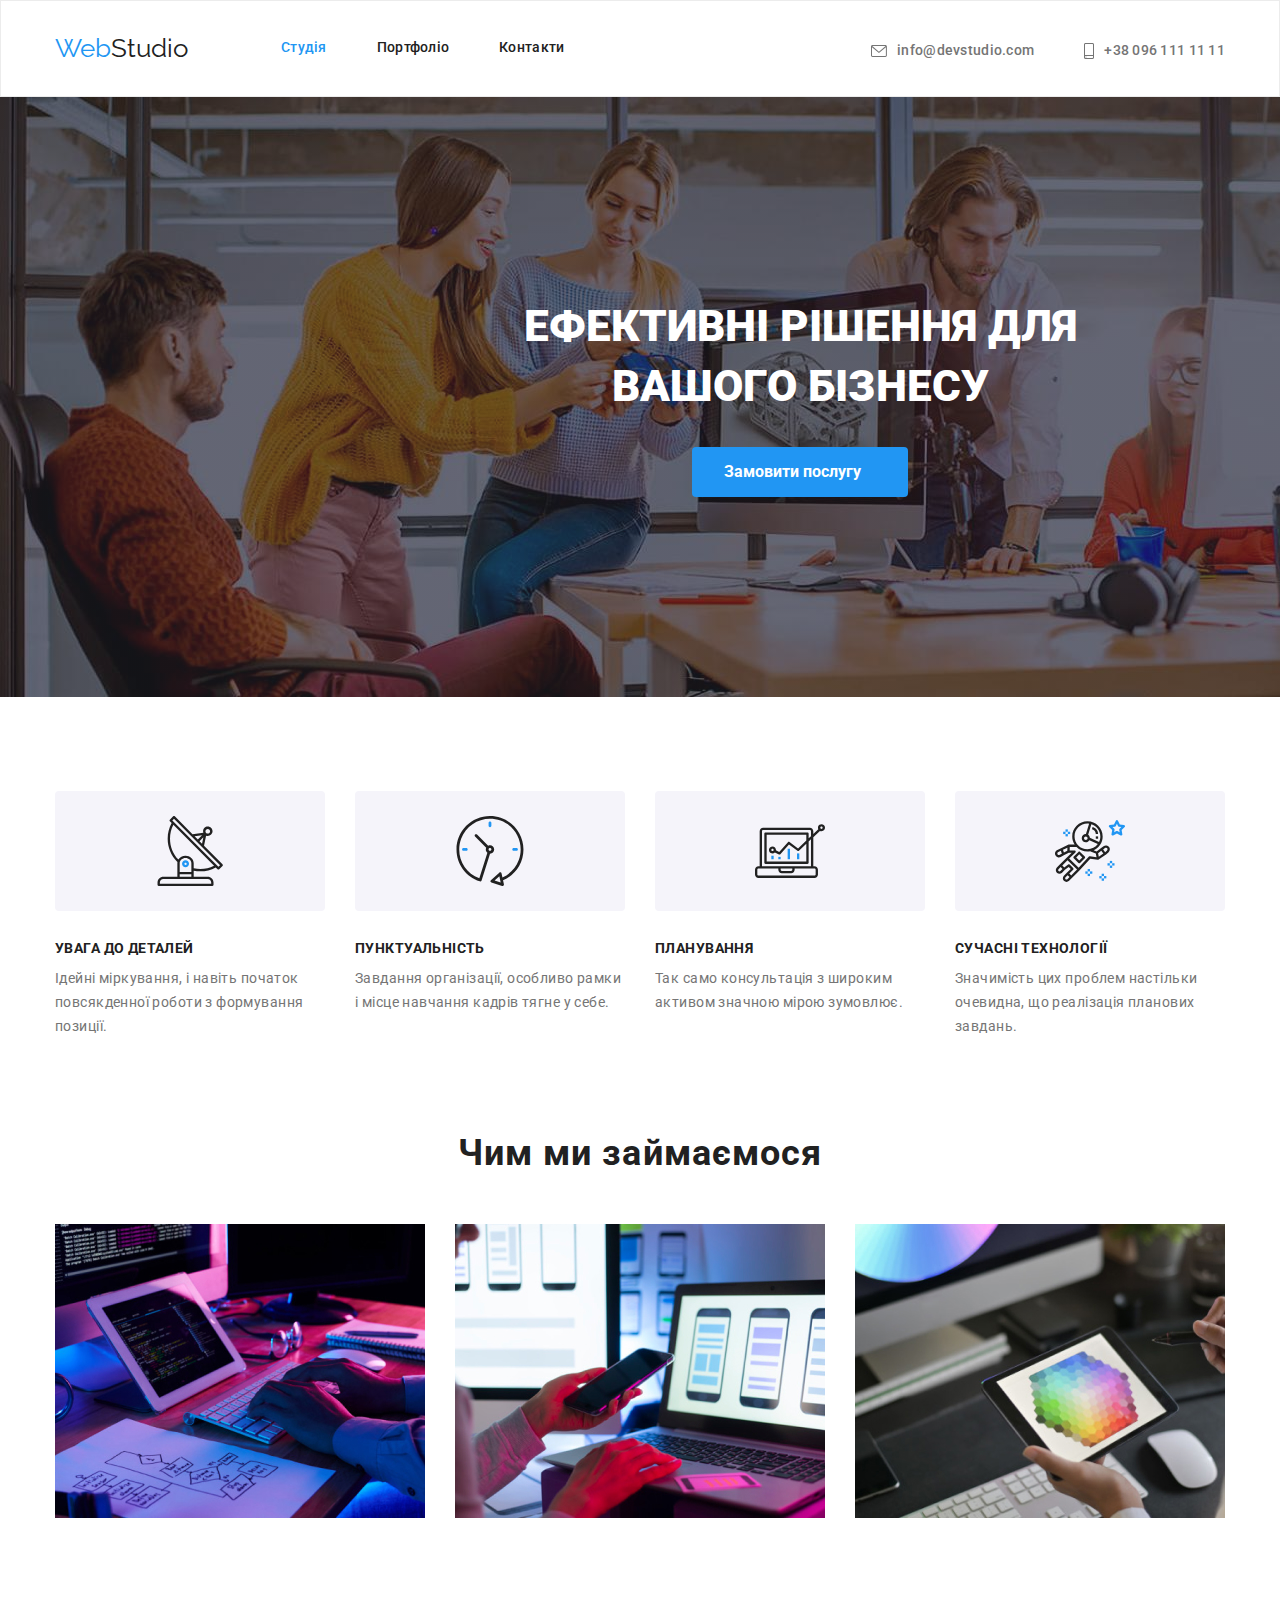
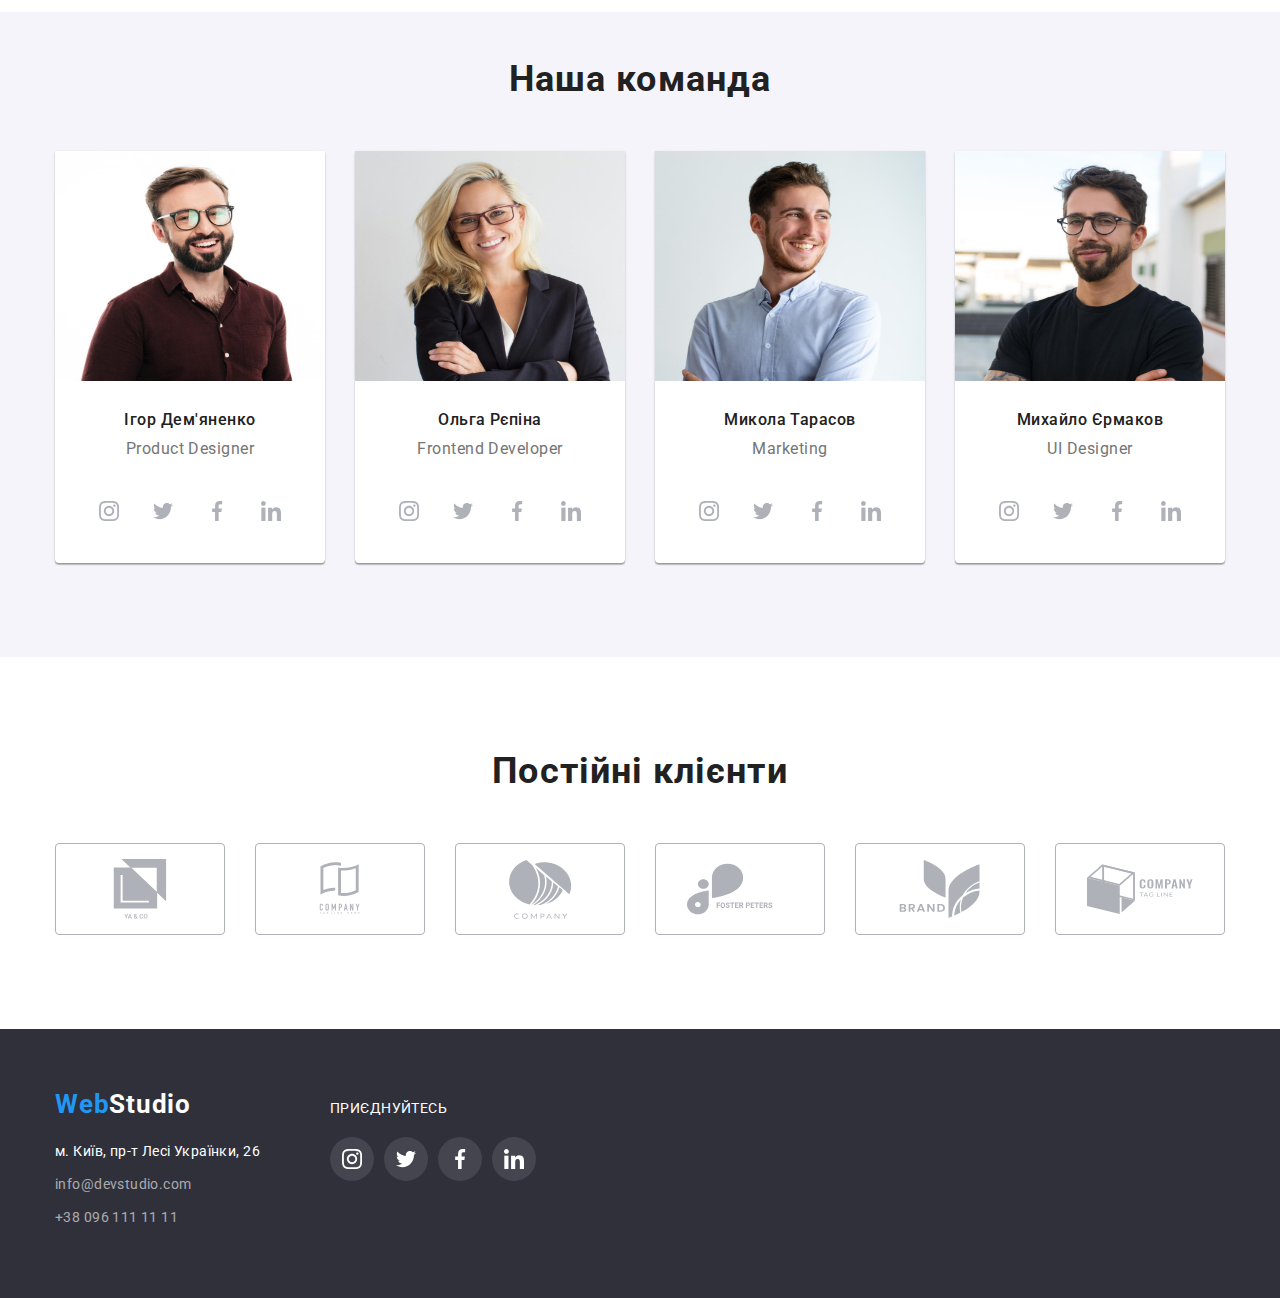
<file: index.html>
<!DOCTYPE html>
<html lang="uk">

<head>
    <meta charset="UTF-8">
    <meta http-equiv="X-UA-Compatible" content="IE=edge">
    <meta name="viewport" content="width=device-width, initial-scale=1.0">
    <title>Document</title>
    <link rel="preconnect" href="https://fonts.googleapis.com">
    <link rel="preconnect" href="https://fonts.gstatic.com" crossorigin>
    <link
        href="https://fonts.googleapis.com/css2?family=Montserrat:wght@400;700&family=Raleway:wght@700&family=Roboto:wght@400;500;700;900&display=swap"
        rel="stylesheet">
    <link rel="stylesheet" href="https://cdn.jsdelivr.net/npm/modern-normalize@1.1.0/modern-normalize.min.css">
    <link rel="stylesheet" href="./css/styles.css">
</head>

<body class="body">
    <header class="page-header">
        <div class="container page-header-container">
            <nav class="page-navigation">
                <a href="./index.html" class="logo cursor"><span class="web">Web</span><span
                        class="studio">Studio</span></a>
                <ul class="site-nav list">
                    <li><a href="" class="active">Студія</a></li>
                    <li><a href="./portfolio.html" class="nav-text">Портфоліо</a></li>
                    <li><a href="" class="nav-text">Контакти</a></li>
                </ul>
            </nav>
            
            <ul class="page-header-contact list">
                <li><a class="mail-header" href="mailto:info@devstudio.com">
                    <svg class="header-mail-icon" width="16" height="12">
                        <use href="./img/icons.svg#icon-envelope"></use>
                    </svg>
                    info@devstudio.com</a></li>
                <li><a class="tel-header" href="tel:+380961111111">
                    <svg class="header-tel-icon" width="10" height="16">
                        <use href="./img/icons.svg#icon-smartphone"></use>
                    </svg>
                    +38 096 111 11 11</a></li>
            </ul>
        </div>
    </header>

    <main>
    <!--Герой-->
        <section class="hero">
            <div class="container">
                <h1 class="hero-title">ЕФЕКТИВНІ РІШЕННЯ ДЛЯ ВАШОГО БІЗНЕСУ</h1>
                <button type="button" class="button-primery cursor">Замовити послугу</button>
            </div>
        </section>

    <!--Наші переваги, опис-->
        <section class="our-power section">
            <div class="container">
                <!--Прихований заголовок наші переваги-->
        <h2 hidden>Наші переваги</h2>
        <ul class="our-power-list list">
        <li class="our-power-item">
            <div class="our-power-icon-box"> <!--додати флекс та джистіфай і елайн зі значенням центр-->
                <svg class="our-power-icon-svg" width="70" height="70">
                    <use href="./img/icons.svg#icon-antenna"></use>
                </svg>
            </div>
        <h3 class="our-power-title">УВАГА ДО ДЕТАЛЕЙ</h3>
        <p class="our-power-text">Ідейні міркування, і навіть початок повсякденної роботи з формування позиції.</p>
        </li>

                    <li class="our-power-item">
                        <div class="our-power-icon-box">
                            <svg class="our-power-icon-svg" width="70" height="70">
                                <use href="./img/icons.svg#icon-clock"></use>
                            </svg>
                        </div>
                        <h3 class="our-power-title">ПУНКТУАЛЬНІСТЬ</h3>
                        <p class="our-power-text">Завдання організації, особливо рамки і місце навчання кадрів тягне у
                            себе.</p>
                    </li>

                    <li class="our-power-item">
                        <div class="our-power-icon-box">
                            <svg class="our-power-icon-svg" width="70" height="70">
                                <use href="./img/icons.svg#icon-diagram"></use>
                            </svg>
                        </div>
                        <h3 class="our-power-title">ПЛАНУВАННЯ</h3>
                        <p class="our-power-text">Так само консультація з широким активом значною мірою зумовлює.</p>
                    </li>

                    <li class="our-power-item">
                        <div class="our-power-icon-box">
                            <svg class="our-power-icon-svg" width="70" height="70">
                                <use href="./img/icons.svg#icon-astronaut"></use>
                            </svg>
                        </div>
                        <h3 class="our-power-title">СУЧАСНІ ТЕХНОЛОГІЇ</h3>
                        <p class="our-power-text">Значимість цих проблем настільки очевидна, що реалізація планових
                            завдань.</p>
                    </li>
                </ul>
            </div>
        </section>

        <!--Чим ми займаємося-->
        <section class="whot-we-do section ">
            <div class="container">
                <h2 class="whot-we-do-title">Чим ми займаємося</h2>
                <ul class="whot-we-do-list list">
                    <li class="whot-we-do-item">
                        <img src="./img/img-comp.jpg" alt="working-his-desk-office" width="370">
                    </li>
                    <li class="whot-we-do-item">
                        <img src="./img/img-mobil.jpg" alt="working-interface-mobile-phones" width="370">
                    </li>
                    <li class="whot-we-do-item">
                        <img src="./img/img-tab.jpg" alt="colour-selection-graphic-tablet" width="370">
                    </li>
                </ul>
            </div>
        </section>

    <!--Наша команда-->
        <section class="our-team section ">
            <div class="container">
                <h2 class="our-team-title">Наша команда</h2>
                <ul class="our-team-list list">
                    <li class="our-team-item">
                        <div class="our-team-border">
                            <img class="our-team-photo" src="./img/ighorD.jpg" alt="Ігор Дем'яненко" width="270"
                                height="260">
                            <h3 class="our-team-name">Ігор Дем'яненко</h3>
                            <p class="our-team-text">Product Designer</p>

        <ul class="socisl-list list">
        <li class="social-list-item">
        <a href="#" class="social-list-link">
            <svg class="social-list-icon" width="20" height="20">
                <use href="./img/icons.svg#icon-instagram"></use>
            </svg>
        </a>
        </li>

        <li class="social-list-item">
            <a href="#" class="social-list-link">
                <svg class="social-list-icon" width="20" height="20">
                    <use href="./img/icons.svg#icon-twitter"></use>
                </svg>
            </a>
            </li>

            <li class="social-list-item">
                <a href="#" class="social-list-link">
                    <svg class="social-list-icon" width="20" height="20">
                        <use href="./img/icons.svg#icon-facebook"></use>
                    </svg>
                </a>
            </li>
                <li class="social-list-item">
                    <a href="#" class="social-list-link">
                        <svg class="social-list-icon" width="20" height="20">
                            <use href="./img/icons.svg#icon-linkedin"></use>
                        </svg>
                    </a>
                         </li>
                            </ul>
                        </div>
                    </li>

                    <li class="our-team-item">
                        <div class="our-team-border">
                            <img class="our-team-photo" src="./img/olgaR.jpg" alt="Ольга Рєпіна" width="270"
                                height="260">
                            <h3 class="our-team-name">Ольга Рєпіна</h3>
                            <p class="our-team-text">Frontend Developer</p>
                            <ul class="socisl-list list">
                                <li class="social-list-item">
                                    <a href="#" class="social-list-link">
                                        <svg class="social-list-icon" width="20" height="20">
                                            <use href="./img/icons.svg#icon-instagram"></use>
                                        </svg>
                                    </a>
                                </li>
                            
                                <li class="social-list-item">
                                    <a href="#" class="social-list-link">
                                        <svg class="social-list-icon" width="20" height="20">
                                            <use href="./img/icons.svg#icon-twitter"></use>
                                        </svg>
                                    </a>
                                </li>
                            
                                <li class="social-list-item">
                                    <a href="#" class="social-list-link">
                                        <svg class="social-list-icon" width="20" height="20">
                                            <use href="./img/icons.svg#icon-facebook"></use>
                                        </svg>
                                    </a>
                                </li>
                                <li class="social-list-item">
                                    <a href="#" class="social-list-link">
                                        <svg class="social-list-icon" width="20" height="20">
                                            <use href="./img/icons.svg#icon-linkedin"></use>
                                        </svg>
                                    </a>
                                </li>
                            </ul>
                        </div>
                    </li>

                    <li class="our-team-item">
                        <div class="our-team-border">
                            <img class="our-team-photo" src="./img/mykolaT.jpg" alt="Микола Тарасов" width="270"
                                height="260">
                            <h3 class="our-team-name">Микола Тарасов</h3>
                            <p class="our-team-text">Marketing</p>
                            <ul class="socisl-list list">
                                <li class="social-list-item">
                                    <a href="#" class="social-list-link">
                                        <svg class="social-list-icon" width="20" height="20">
                                            <use href="./img/icons.svg#icon-instagram"></use>
                                        </svg>
                                    </a>
                                </li>
                            
                                <li class="social-list-item">
                                    <a href="#" class="social-list-link">
                                        <svg class="social-list-icon" width="20" height="20">
                                            <use href="./img/icons.svg#icon-twitter"></use>
                                        </svg>
                                    </a>
                                </li>
                            
                                <li class="social-list-item">
                                    <a href="#" class="social-list-link">
                                        <svg class="social-list-icon" width="20" height="20">
                                            <use href="./img/icons.svg#icon-facebook"></use>
                                        </svg>
                                    </a>
                                </li>
                                <li class="social-list-item">
                                    <a href="#" class="social-list-link">
                                        <svg class="social-list-icon" width="20" height="20">
                                            <use href="./img/icons.svg#icon-linkedin"></use>
                                        </svg>
                                    </a>
                                </li>
                            </ul>
                        </div>
                    </li>

                    <li class="our-team-item">
                        <div class="our-team-border">
                            <img class="our-team-photo" src="./img/mykhayloE.jpg" alt="Михайло Єрмаков" width="270"
                                height="260">
                            <h3 class="our-team-name">Михайло Єрмаков</h3>
                            <p class="our-team-text">UI Designer</p>
                            <ul class="socisl-list list">
                                <li class="social-list-item">
                                    <a href="#" class="social-list-link">
                                        <svg class="social-list-icon" width="20" height="20">
                                            <use href="./img/icons.svg#icon-instagram"></use>
                                        </svg>
                                    </a>
                                </li>
                            
                                <li class="social-list-item">
                                    <a href="#" class="social-list-link">
                                        <svg class="social-list-icon" width="20" height="20">
                                            <use href="./img/icons.svg#icon-twitter"></use>
                                        </svg>
                                    </a>
                                </li>
                            
                                <li class="social-list-item">
                                    <a href="#" class="social-list-link">
                                        <svg class="social-list-icon" width="20" height="20">
                                            <use href="./img/icons.svg#icon-facebook"></use>
                                        </svg>
                                    </a>
                                </li>
                                <li class="social-list-item">
                                    <a href="#" class="social-list-link">
                                        <svg class="social-list-icon" width="20" height="20">
                                            <use href="./img/icons.svg#icon-linkedin"></use>
                                        </svg>
                                    </a>
                                </li>
                            </ul></div>
                    </li>
                </ul>
            </div>
        </section>

    <!-- Постійні клієнти -->
<section class="our-client section ">
    <div class="container our-client-container">
        <h2 class="client-title">Постійні клієнти</h2>
        <ul class="client-list list">

<li class="client-list-link">

        <a href="#" class="client-link">
            <svg class="client-icon" width="106" height="60">
                <use href="./img/icons.svg#icon-company-one"></use>
            </svg>
        </a>
    
</li>

<li class="client-list-link">
  
        <a href="#" class="client-link">
            <svg class="client-icon" width="106" height="60">
                <use href="./img/icons.svg#icon-company-two"></use>
            </svg>
        </a>
   
</li>

<li class="client-list-link">
    
    <a href="#" class="client-link">
        <svg class="client-icon" width="106" height="60">
            <use href="./img/icons.svg#icon-company-three"></use>
        </svg>
    </a>
    
</li>

<li class="client-list-link">
    
    <a href="#" class="client-link">
        <svg class="client-icon" width="106" height="60">
            <use href="./img/icons.svg#icon-company-four"></use>
        </svg>
    </a>
    
</li>

<li class="client-list-link">
    
    <a href="#" class="client-link">
        <svg class="client-icon" width="106" height="60">
            <use href="./img/icons.svg#icon-company-five"></use>
        </svg>
    </a>
    
</li>

<li class="client-list-link">

    <a href="#" class="client-link">
        <svg class="client-icon" width="106" height="60">
            <use href="./img/icons.svg#icon-company-six"></use>
        </svg>
    </a>
   
</li>

</ul>

    </div>
</section>
</main>


    <footer class="footer">
        <div class="footer-space container">
            <div class="footer-container">
            <a href="./index.html" class="logo-footer"><span class="web-footer">Web</span><span
                    class="studio-footer">Studio</span></a>
            <address class="address">
                <ul class="list">
                    <li class="address-space"><a href="map" target="_blank" rel="noopener noreferrer"
                            class="white-address">м. Київ, пр-т Лесі
                            Українки, 26</a></li>
                    <li class="address-space"><a href="mailto:info@devstudio.com"
                            class="white-cont">info@devstudio.com</a></li>
                    <li class="address-space"><a href="tel:+380961111111" class="white-cont">+38 096 111 11 11</a></li>
                </ul>
            </address>
        </div>

        <div class="footer-social-list-icon">
            <h2 class="footer-social-list-title">ПРИЄДНУЙТЕСЬ</h2>
            <ul class="socisl-list list">
                <li class="social-list-item">
                    <a href="#" class="footer-social-list-link">
                        <svg class="footer-social-icon" width="20" height="20">
                            <use href="./img/icons.svg#icon-instagram"></use>
                        </svg>
                    </a>
                </li>
            
                <li class="social-list-item">
                    <a href="#" class="footer-social-list-link">
                        <svg class="footer-social-icon" width="20" height="20">
                            <use href="./img/icons.svg#icon-twitter"></use>
                        </svg>
                    </a>
                </li>
            
                <li class="social-list-item">
                    <a href="#" class="footer-social-list-link">
                        <svg class="footer-social-icon" width="20" height="20">
                            <use href="./img/icons.svg#icon-facebook"></use>
                        </svg>
                    </a>
                </li>
                <li class="social-list-item">
                    <a href="#" class="footer-social-list-link">
                        <svg class="footer-social-icon" width="20" height="20">
                            <use href="./img/icons.svg#icon-linkedin"></use>
                        </svg>
                    </a>
                </li>
            </ul>
        </div>
        </div>
    </footer>
</body>

</html>
</file>
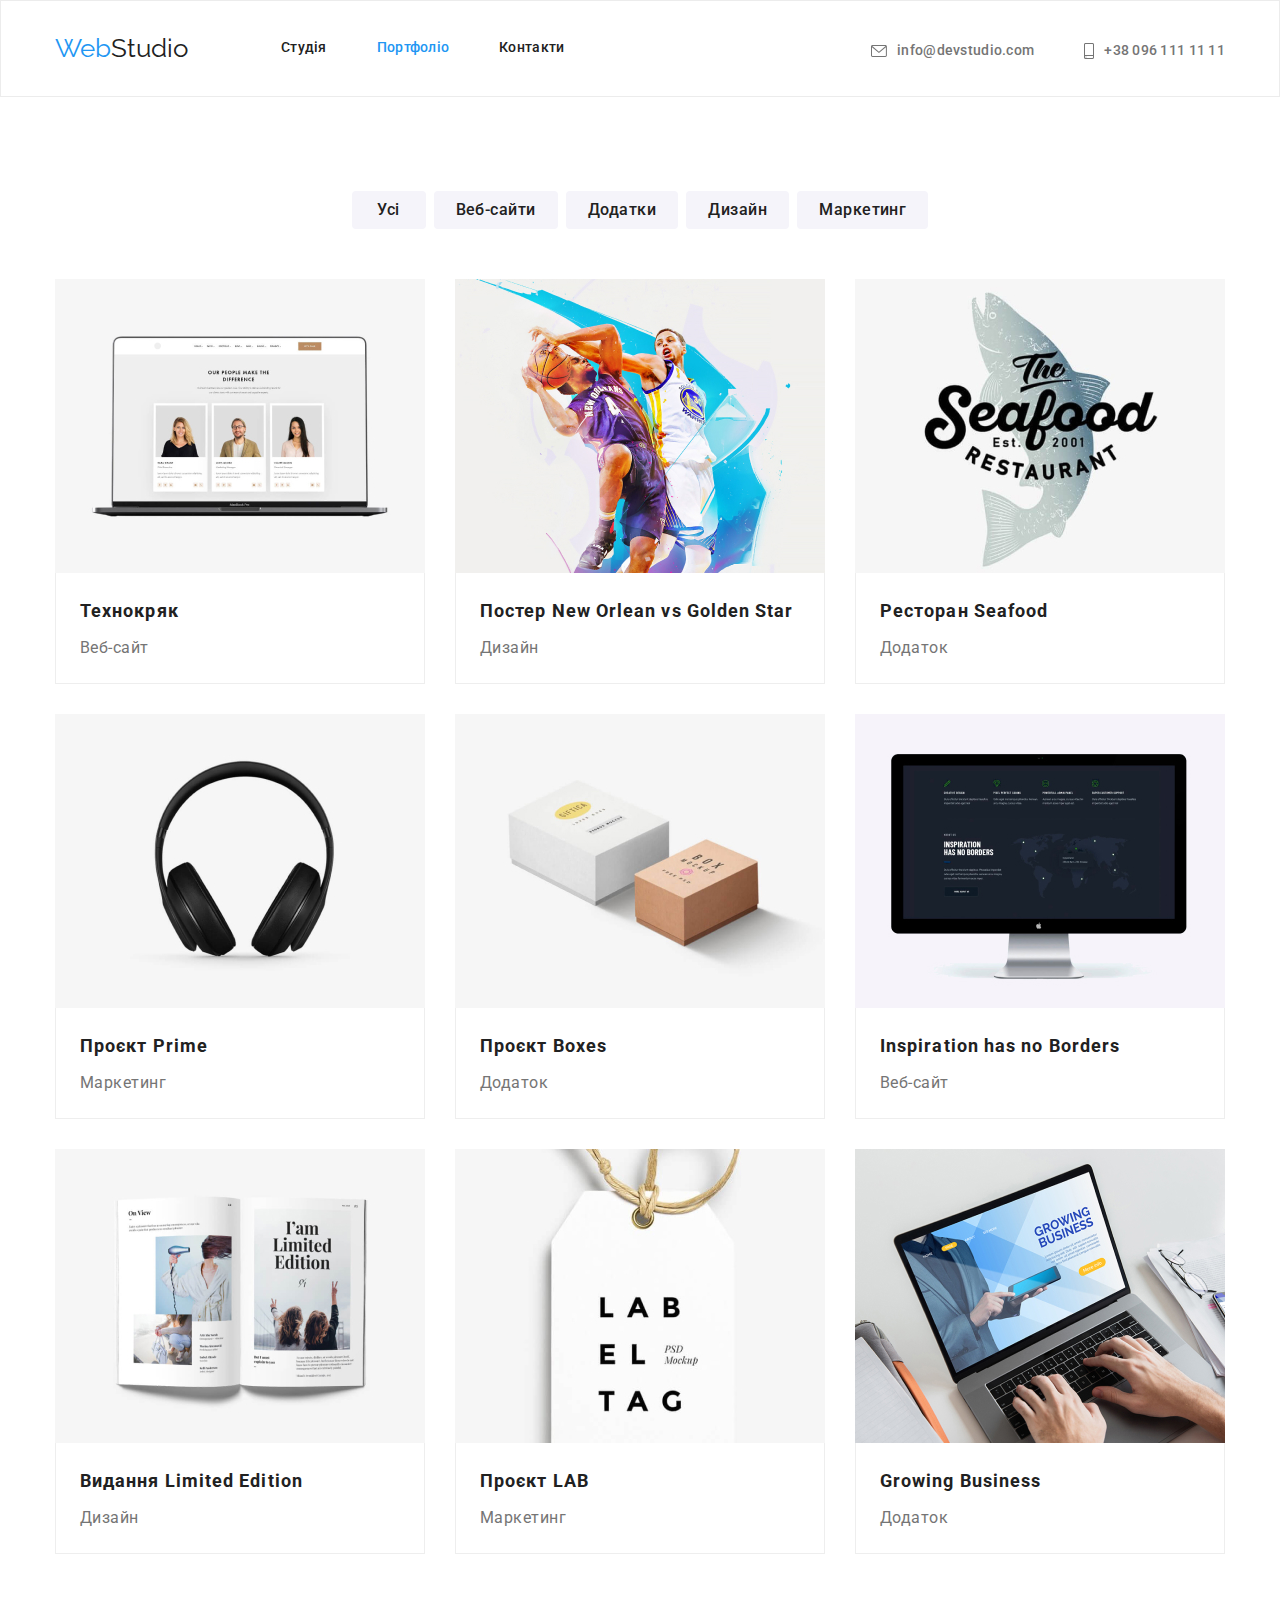
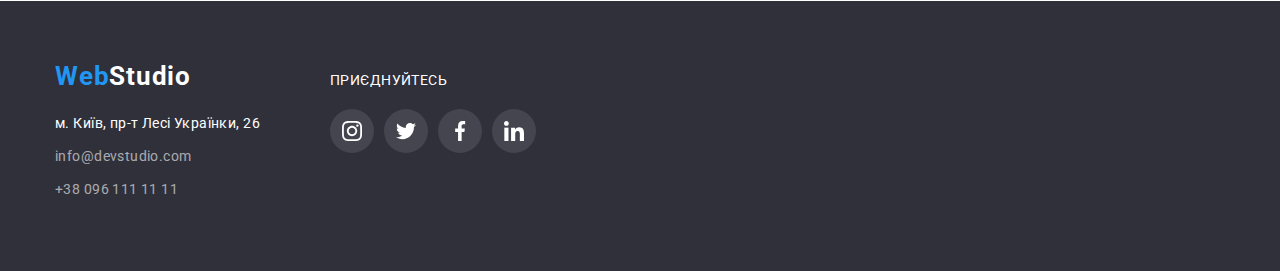
<file: portfolio.html>
<!DOCTYPE html>
<html lang="uk">

<head>
    <meta charset="UTF-8">
    <meta http-equiv="X-UA-Compatible" content="IE=edge">
    <meta name="viewport" content="width=device-width, initial-scale=1.0">
    <title>Document</title>
    <link rel="preconnect" href="https://fonts.googleapis.com">
    <link rel="preconnect" href="https://fonts.gstatic.com" crossorigin>
    <link
        href="https://fonts.googleapis.com/css2?family=Montserrat:wght@400;700&family=Raleway:wght@700&family=Roboto:wght@400;500;700;900&display=swap"
        rel="stylesheet">
    <link rel="stylesheet" href="https://cdn.jsdelivr.net/npm/modern-normalize@1.1.0/modern-normalize.min.css">
    <link rel="stylesheet" href="./css/styles.css">
</head>

<body class="body">
    <header class="page-header">
        <div class="container page-header-container">
            <nav class="page-navigation">
                <a href="./index.html" class="logo cursor"><span class="web">Web</span><span
                        class="studio">Studio</span></a>
                <ul class="site-nav list">
                    <li><a href="./index.html" class="nav-text">Студія</a></li>
                    <li><a href="./portfolio.html" class="active">Портфоліо</a></li>
                    <li><a href="" class="nav-text">Контакти</a></li>
                </ul>
            </nav>
            <ul class="page-header-contact list">
                <li><a class="mail-header" href="mailto:info@devstudio.com">
                        <svg class="header-mail-icon" width="16" height="12">
                            <use href="./img/icons.svg#icon-envelope"></use>
                        </svg>
                        info@devstudio.com</a></li>
                <li><a class="tel-header" href="tel:+380961111111">
                        <svg class="header-tel-icon" width="10" height="16">
                            <use href="./img/icons.svg#icon-smartphone"></use>
                        </svg>
                        +38 096 111 11 11</a></li>
            </ul>
        </div>
    </header>

    <main>
        <!--Фільтри-->
        <section class="section filter">
            <div class="container">
                <!--Прихований заголовок роботи-->
                <h1 hidden>--Фільтри--</h1>
                <ul class="site-filter list">
                    <li class="site-filter-item">
                        <button type="button" class="button-secondary cursor">Усі</button></li>
                    <li class="site-filter-item">
                        <button type="button" class="button-secondary cursor">Веб-сайти</button></li>
                    <li class="site-filter-item">
                        <button type="button" class="button-secondary cursor">Додатки</button></li>
                    <li class="site-filter-item">
                        <button type="button" class="button-secondary cursor">Дизайн</button></li>
                    <li class="site-filter-item">
                        <button type="button" class="button-secondary cursor">Маркетинг</button></li>
                </ul>
                <!--Портфоліо-->
                <ul class="work list">
                    <li class="work-item">
                        <a href="" class="project-link"></a>
                        <img class="work-photo" src="./img/texnokryak.jpg" alt="web-cite-texnokryk" width="370"
                            height="294">

                        <div class="work-border">
                            <h2 class="work-title">Технокряк</h2>
                            <p class="work-text">Веб-сайт</p>
                        </div>
                    </li>

                    <li class="work-item">
                        <a href="" class="project-link"></a>
                        <img class="work-photo" src="./img/goldenstar.jpg" alt="poster-goldenstar" width="370"
                            height="294">

                        <div class="work-border">
                            <h2 class="work-title">Постер New Orlean vs Golden Star</h2>
                            <p class="work-text">Дизайн</p>
                        </div>
                    </li>

                    <li class="work-item">
                        <a href="" class="project-link"></a>
                        <img class="work-photo" src="./img/seafood.jpg" alt="photo-seafood" width="370" height="294">

                        <div class="work-border">
                            <h2 class="work-title">Ресторан Seafood</h2>
                            <p class="work-text">Додаток</p>
                        </div>
                    </li>

                    <li class="work-item">
                        <a href="" class="project-link"></a>
                        <img class="work-photo" src="./img/prime.jpg" alt="project-prime" width="370" height="294">

                        <div class="work-border">
                            <h2 class="work-title">Проєкт Prime</h2>
                            <p class="work-text">Маркетинг</p>
                        </div>
                    </li>

                    <li class="work-item">
                        <a href="" class="project-link"></a>
                        <img class="work-photo" src="./img/boxes.jpg" alt="project-boxes" width="370" height="294">

                        <div class="work-border">
                            <h2 class="work-title">Проєкт Boxes</h2>
                            <p class="work-text">Додаток</p>
                        </div>
                    </li>

                    <li class="work-item">
                        <a href="" class="project-link"></a>
                        <img class="work-photo" src="./img/borders.jpg" alt="web-siteborders" width="370" height="294">

                        <div class="work-border">
                            <h2 class="work-title">Inspiration has no Borders</h2>
                            <p class="work-text">Веб-сайт</p>
                        </div>
                    </li>

                    <li class="work-item">
                        <a href="" class="project-link"></a>
                        <img class="work-photo" src="./img/limitededition.jpg" alt="photo-book-limitededition"
                            width="370" height="294">

                        <div class="work-border">
                            <h2 class="work-title">Видання Limited Edition</h2>
                            <p class="work-text">Дизайн</p>
                        </div>
                    </li>

                    <li class="work-item">
                        <a href="" class="project-link"></a>
                        <img class="work-photo" src="./img/lab.jpg" alt="logo-project-lab" width="370" height="294">

                        <div class="work-border">
                            <h2 class="work-title">Проєкт LAB</h2>
                            <p class="work-text">Маркетинг</p>
                        </div>
                    </li>

                    <li class="work-item">
                        <a href="" class="project-link"></a>
                        <img class="work-photo" src="./img/growingbusiness.jpg" alt="photo-leptop-growingbusiness"
                            width="370" height="294">

                        <div class="work-border">
                            <h2 class="work-title">Growing Business</h2>
                            <p class="work-text">Додаток</p>
                        </div>
                    </li>
                </ul>
            </div>
        </section>
    </main>



<footer class="footer">
    <div class="footer-space container">
        <div class="footer-container">
            <a href="./index.html" class="logo-footer"><span class="web-footer">Web</span><span
                    class="studio-footer">Studio</span></a>
            <address class="address">
                <ul class="list">
                    <li class="address-space"><a href="map" target="_blank" rel="noopener noreferrer"
                            class="white-address">м. Київ, пр-т Лесі
                            Українки, 26</a></li>
                    <li class="address-space"><a href="mailto:info@devstudio.com"
                            class="white-cont">info@devstudio.com</a></li>
                    <li class="address-space"><a href="tel:+380961111111" class="white-cont">+38 096 111 11 11</a></li>
                </ul>
            </address>
        </div>

        <div class="footer-social-list-icon">
            <h2 class="footer-social-list-title">ПРИЄДНУЙТЕСЬ</h2>
            <ul class="socisl-list list">
                <li class="social-list-item">
                    <a href="#" class="footer-social-list-link">
                        <svg class="footer-social-icon" width="20" height="20">
                            <use href="./img/icons.svg#icon-instagram"></use>
                        </svg>
                    </a>
                </li>

                <li class="social-list-item">
                    <a href="#" class="footer-social-list-link">
                        <svg class="footer-social-icon" width="20" height="20">
                            <use href="./img/icons.svg#icon-twitter"></use>
                        </svg>
                    </a>
                </li>

                <li class="social-list-item">
                    <a href="#" class="footer-social-list-link">
                        <svg class="footer-social-icon" width="20" height="20">
                            <use href="./img/icons.svg#icon-facebook"></use>
                        </svg>
                    </a>
                </li>
                <li class="social-list-item">
                    <a href="#" class="footer-social-list-link">
                        <svg class="footer-social-icon" width="20" height="20">
                            <use href="./img/icons.svg#icon-linkedin"></use>
                        </svg>
                    </a>
                </li>
            </ul>
        </div>
    </div>
</footer>

</body>

</html>
</file>
<file: css/styles.css>
:root {
    --primary-text-color: #212121;
    --title-text-color: #757575;
    --accent-color: #2196F3;
    --white-text: #FFFFFF;
    --white-fog: rgba(255, 255, 255, 0.6);
    --button-background: #F5F4FA;
}

.body {
    font-family: 'Roboto', 'Verdana', 'Geneva', 'Tahoma', sans-serif;
    color: var(--primary-text-color);
    margin: 0;
}

/* ======== обнулення ======== */
.link {
    text-decoration: none;
}

.list {
    list-style-type: none;
}

.visually-hidden {
    position: absolute;
    width: 1px;
    height: 1px;
    margin: -1px;
    border: 0;
    padding: 0;
    white-space: nowrap;
    clip-path: inset(100%);
    clip: rect(0 0 0 0);
    overflow: hidden;
}

h1,
h2,
h3,
h4,
h5,
h6,
p {
    margin-top: 0;
    margin-bottom: 0;
}

ul,
ol {
    margin-top: 0;
    margin-bottom: 0;
    padding-left: 0;
}

img {
    display: block;
}

button {
    cursor: pointer;
}

.section {
    padding-top: 94px;
    padding-bottom: 94px;
}

.container {
    width: 1200px;
    padding-left: 15px;
    padding-right: 15px;
    margin-left: auto;
    margin-right: auto;
}


/* ============ ШАПКА, header ============*/

.page-header {
    padding-top: 32px;
    padding-bottom: 32px;
    border:1px solid #ECECEC
}

.page-header-container {
    display: flex;
    align-items: baseline;
    gap: 30px;
    flex-wrap: wrap;
    flex-basis: calc((100% - 2 * 30) / 3);
}

.page-navigation {
    display: flex;
    align-items: center;
    column-gap: 93px;
}


.logo {
    color: #2196F3;
    font-family: Raleway, bold;
    font-size: 26px;
    line-height: 1.19;
    text-decoration: none;
}

.web {
    color: #2196F3;
}

.studio {
    color: #212121;
}

.site-nav {
    display: flex;
    color: aqua;
    font-style: normal;
    text-decoration: none;
    font-weight: 500;
    font-size: 14px;
    line-height: 1.14;
    letter-spacing: 0.02em;
    column-gap: 50px;
}


.nav-text {
    color: var(--primary-text-color);
    font-style: normal;
    text-decoration: none;
    font-weight: 500;
    font-size: 14px;
    line-height: 1.14;
    letter-spacing: 0.02em;
}

.active {
    color: var(--accent-color);
    font-style: normal;
    text-decoration: none;
    font-weight: 500;
    font-size: 14px;
    line-height: 1.14;
    letter-spacing: 0.02em;
}

.nav-text:hover {
    color: var(--accent-color);
}

.nav-text:focus {
    color: var(--accent-color);
}

.page-header-contact {
    display: flex;
    align-items: center;
    margin-left: auto;
}
.header-mail-icon {
    fill: #757575;
    margin-right: 10px;
}

.mail-header:hover .header-mail-icon {
    fill: var(--accent-color);
    color: var(--accent-color);
}

.mail-header:focus .header-mail-icon {
    fill: var(--accent-color);
    color: var(--accent-color);
}

.mail-header {
    display: flex;
    justify-content: center;
    align-items: center;
    color: var(--title-text-color);
    text-align: center;
    font-style: normal;
    text-decoration: none;
    font-weight: 500;
    font-size: 14px;
    line-height: 1.14;
    letter-spacing: 0.02em;
   
    margin-right: 50px;
}

.mail-header:hover {
    color: var(--accent-color);
}

.mail-header:focus {
    color: var(--accent-color);
}

.header-tel-icon {
    fill: #757575;
    margin-right: 10px;
}

.tel-header:hover .header-tel-icon {
    fill: var(--accent-color);
    color: var(--accent-color);
}

.tel-header:focus .header-tel-icon {
    fill: var(--accent-color);
    color: var(--accent-color);
} 

.header-tel-icon:hover {
    fill: var(--accent-color);
}

.header-tel-icon:focus {
    fill: var(--accent-color);
}

.tel-header {
    display: flex;
    justify-content: center;
    align-items: center;
    color: var(--title-text-color);
    font-style: normal;
    text-decoration: none;
    font-weight: 500;
    font-size: 14px;
    line-height: 1.14;
    letter-spacing: 0.02em;
}

.tel-header:hover {
    color: var(--accent-color);
}

.tel-header:focus {
    color: var(--accent-color);
}

.cursor {
    cursor: pointer
}

/*============ ГЕРОЙ ============*/

.hero {
    background-color: #C4C4C4;
    background-image: linear-gradient(rgba(47, 48, 58, 0.4), rgba(47, 48, 58, 0.4)), url(../img/hero-img.jpg);
    background-repeat: no-repeat;
    background-size: cover;
    width: 1600px;
    height: 600px;
    margin: 0 auto;
    padding-top: 200px;
    padding-bottom: 200px;
}

.hero-title {
    width: 696px;
    margin-left: auto;
    margin-right: auto;
    margin-bottom: 30px;
    font-weight: 900;
    font-size: 44px;
    line-height: 1.36;
    text-align: center;
    color: #FFFFFF;
}

.button-primery {
    color: #FFFFFF;
    background: #2196F3;
    font-family: 'Roboto';
    font-style: normal;
    font-weight: 700;
    font-size: 16px;
    line-height: 1.87;
    display: flex;
    align-items: center;
    text-align: center;
    min-width: 216px;
    margin: 0 auto;
    padding: 10px 32px;
    border-radius: 4px;
    border: none;
}

.button-primery:hover {
    color: #FFFFFF;
    background: #188CE8;
}

.button-primery:focus {
    color: #FFFFFF;
    background: #188CE8;
}

/*============ НАШІ ПЕРЕВАГИ ============*/
.our-power {
    padding-bottom: 47px;
}

.our-power-list {
    display: flex;
    column-gap: 30px;
    /* flex-wrap: wrap;*/
}
.our-power-item {
    flex-basis: calc((100% - 3 * 30) / 4);
}

.our-power-icon-box {
    display: flex;
    width: 270px;
    height: 120px;
    background: #F5F4FA;
    border-radius: 4px;
    justify-content: center;
    align-items: center;
}

.our-power-title {
    font-weight: 700;
    font-size: 14px;
    line-height: 1.14;
    letter-spacing: 0.03em;
    text-transform: uppercase;
    color: var(--primary-text-color);
    margin-top: 30px;
    margin-bottom: 10px;
}

.our-power-text {
    color: var(--title-text-color);
    font-weight: 400;
    font-size: 14px;
    line-height: 1.71;
    letter-spacing: 0.03em;
}


/* ============ WHOT-WE-DO ============*/
.whot-we-do {
    padding-top: 47px;
}

.h2 {
    font-weight: 700;
    font-size: 36px;
    line-height: 1.16;
    text-align: center;
    letter-spacing: 0.03em;
}

.h3 {
    font-weight: 500;
    font-size: 14px;
    line-height: 1.14;
    letter-spacing: 0.03em;
    text-transform: uppercase;
}

.whot-we-do-title {
    font-weight: 700;
    font-size: 36px;
    line-height: 1.16;
    text-align: center;
    letter-spacing: 0.03em;
    margin-bottom: 50px;
    color: var(--primary-text-color);
}

.whot-we-do-list {
    display: flex;
    column-gap: 30px;
}

.whot-we-do-item {
    flex-basis: calc((100% - 2 * 30) / 3);
}

/*============ НАША КОМАНДА ============*/

.our-team {
    background: #F5F4FA;
    padding-top: 47px;
}

.our-team-title {
    font-weight: 700;
    font-size: 36px;
    line-height: 1.16;
    text-align: center;
    letter-spacing: 0.03em;
    color: var(--primary-text-color);
    margin-bottom: 50px;
}

.our-team-list {
    display: flex;
    column-gap: 30px;
}

.our-team-item {
    flex-basis: calc((100% - 3 * 30) /4);
}

.our-team-photo {
    padding-bottom: 30px;
}

.our-team-name {
    font-weight: 500;
    font-size: 16px;
    line-height: 1.18;
    text-align: center;
    letter-spacing: 0.03em;
    color: var(--primary-text-color);
    margin-bottom: 10px;
}

.our-team-text {
    font-weight: 400;
    font-size: 16px;
    line-height: 1.18;
    letter-spacing: 0.03em;
    text-align: center;
    color: var(--title-text-color);
    margin-bottom: 30px;
}


.our-team-border {
    background-color: #FFFFFF;
    box-shadow: 0px 1px 3px rgba(0, 0, 0, 0.12), 0px 1px 1px rgba(0, 0, 0, 0.14), 0px 2px 1px rgba(0, 0, 0, 0.2);
    border-radius: 0px 0px 4px 4px;
}

.socisl-list {
display: flex;
justify-content: center;
column-gap: 10px;
padding-bottom: 30px;
}

.social-list-link {
    display: flex;
    justify-content: center;
    align-items:center;
    width: 44px;
    height: 44px;
    border-radius: 50%;
    background: #FFFFFF;
}

.social-list-link:hover {
    background: #2196F3;
}

.social-list-link:focus {
    background: #2196F3;
}

.social-list-link:hover .social-list-icon {
    fill: #FFFFFF;
}

.social-list-link:focus .social-list-icon {
    fill: #FFFFFF;
}

.social-list-icon {
    fill: #AFB1B8;
}


/*============FILTER в ПОРТФОЛІО============*/

.filter {
    padding-bottom: 47px;
}

.site-filter {
    margin-bottom: 50px;
    display: flex;
    column-gap: 8px;
    align-self: center;
    flex-basis: calc((100% - 4 * 8) / 5);
    justify-content: center;
}

/* .site-filter-item {
} */

.button-secondary {
    color: var(--primary-text-color);
    background: var(--button-background);
    font-weight: 500;
    font-size: 16px;
    line-height: 1.62;
    text-align: center;
    letter-spacing: 0.03em;
    display: block;
    min-width: 74px;
    padding-top: 6px;
    padding-bottom: 6px;
    padding-left: 22px;
    padding-right: 22px;
    border-radius: 4px;
    border: none;
}

.button-secondary:hover {
    color: #FFFFFF;
    background: #2196F3;
    box-shadow: 0px 3px 1px rgba(0, 0, 0, 0.1), 0px 1px 2px rgba(0, 0, 0, 0.08), 0px 2px 2px rgba(0, 0, 0, 0.12);
}

.button-secondary:focus {
    color: #FFFFFF;
    background: #2196F3;
    box-shadow: 0px 3px 1px rgba(0, 0, 0, 0.1), 0px 1px 2px rgba(0, 0, 0, 0.08), 0px 2px 2px rgba(0, 0, 0, 0.12);
}

/* ============WORK============*/
.work {
    display: flex;
    column-gap: 30px;
    flex-wrap: wrap;
    row-gap: 30px;
}

.work-item {
    flex-basis: calc((100% - 2 * 30) / 3);
}


.work-item:hover {
    box-shadow: 0px 1px 1px rgba(0, 0, 0, 0.12), 0px 4px 4px rgba(0, 0, 0, 0.06), 1px 4px 6px rgba(0, 0, 0, 0.16);
}

.work-photo {
    margin-bottom: 0px;
}

.work-border {
    box-sizing: border-box;
    background: #FFFFFF;
    border: 1px solid #EEEEEE;
    border-top: none;
    padding-top: 20px;
    padding-bottom: 20px;
    padding-right: 24px;
    padding-left: 24px;
}

.work-title {
    font-weight: 700;
    font-size: 18px;
    line-height: 2;
    letter-spacing: 0.06em;
    margin-bottom: 4px;
    color: var(--primary-text-color);
}

.work-text {
    font-weight: 400;
    font-size: 16px;
    line-height: 1.88;
    letter-spacing: 0.03em;
    color: var(--title-text-color);
}

/* ============ Постійні клієнти ============*/

.client-title {
    font-weight: 700;
    font-size: 36px;
    line-height: 1.16;
    text-align: center;
    letter-spacing: 0.03em;
    color: var(--primary-text-color);
    margin-bottom: 50px;
}

.client-list {
    display: flex;
    box-sizing: border-box;
    column-gap: 30px;
}  

.client-link {
    display: flex;
    width: 170px;
    height: 92px;
    justify-content: center;
    align-items: center;
    border: 1px solid #AFB1B8;
    border-radius: 4px;
}

.client-link:hover .client-icon {
    fill: #2196F3;
}

.client-link:focus .client-icon {
    fill: #2196F3;
}

.client-link:hover {
    border: 1px solid #2196F3;
}

.client-link:focus {
    border: 1px solid #2196F3;
}

.client-icon {
    fill: #AFB1B8;
}


/* ============ Футер ============*/

.footer {
    background: #2F303A;
    text-decoration: none;
    padding-top: 60px;
    padding-bottom: 60px;
}

.logo-footer {
    text-decoration: none;
}

.web-footer {
    color: #2196F3;
    font-weight: 700;
    font-size: 26px;
    line-height: 1.19;
    letter-spacing: 0.03em;
}

.studio-footer {
    color: #FFFFFF;
    font-weight: 700;
    font-size: 26px;
    line-height: 1.19;
    letter-spacing: 0.03em;
}

.address {
    font-style: normal;
    text-decoration: none;
    padding-top: 20px;

}

.address-space {
    margin-bottom: 9px;
}

.white-address {
    color: var(--white-text);
    font-family: 'Roboto';
    font-style: normal;
    font-weight: 400;
    font-size: 14px;
    line-height: 1.71;
    letter-spacing: 0.03em;
    text-decoration: none;
}

.white-address:hover {
    color: var(--accent-color);
}

.white-address:focus {
    color: var(--accent-color);
}

.white-cont {
    color: var(--white-fog);
    font-family: 'Roboto';
    font-style: normal;
    font-weight: 400;
    font-size: 14px;
    line-height: 1.71;
    letter-spacing: 0.03em;
    text-decoration: none;
}

.white-cont:hover {
    color: var(--accent-color);
}

.white-cont:focus {
    color: var(--accent-color);
}

.footer-space {
    display: flex;
    align-items: baseline;
}

.footer-social-list-icon {
    display: block;
    align-items:center;
    margin-left: 70px;
}
.footer-social-list-title {
        font-family: 'Roboto';
        font-style: normal;
        font-weight: 400;
        font-size: 14px;
        line-height: 1.14;
        letter-spacing: 0.03em;
        text-decoration: none;
        color: #FFFFFF;
        margin-bottom: 20px;
}

.footer-social-list-link {
    display: flex;
    justify-content: center;
    align-items: center;
    width: 44px;
    height: 44px;
    border-radius: 50%;
    background: rgba(255, 255, 255, 0.1);
}

.footer-social-list-link:hover {
    background: #2196F3;
}

.footer-social-list-link:focus {
    background: #2196F3;
}

.footer-social-icon {
    fill: #FFFFFF;
}
</file>
